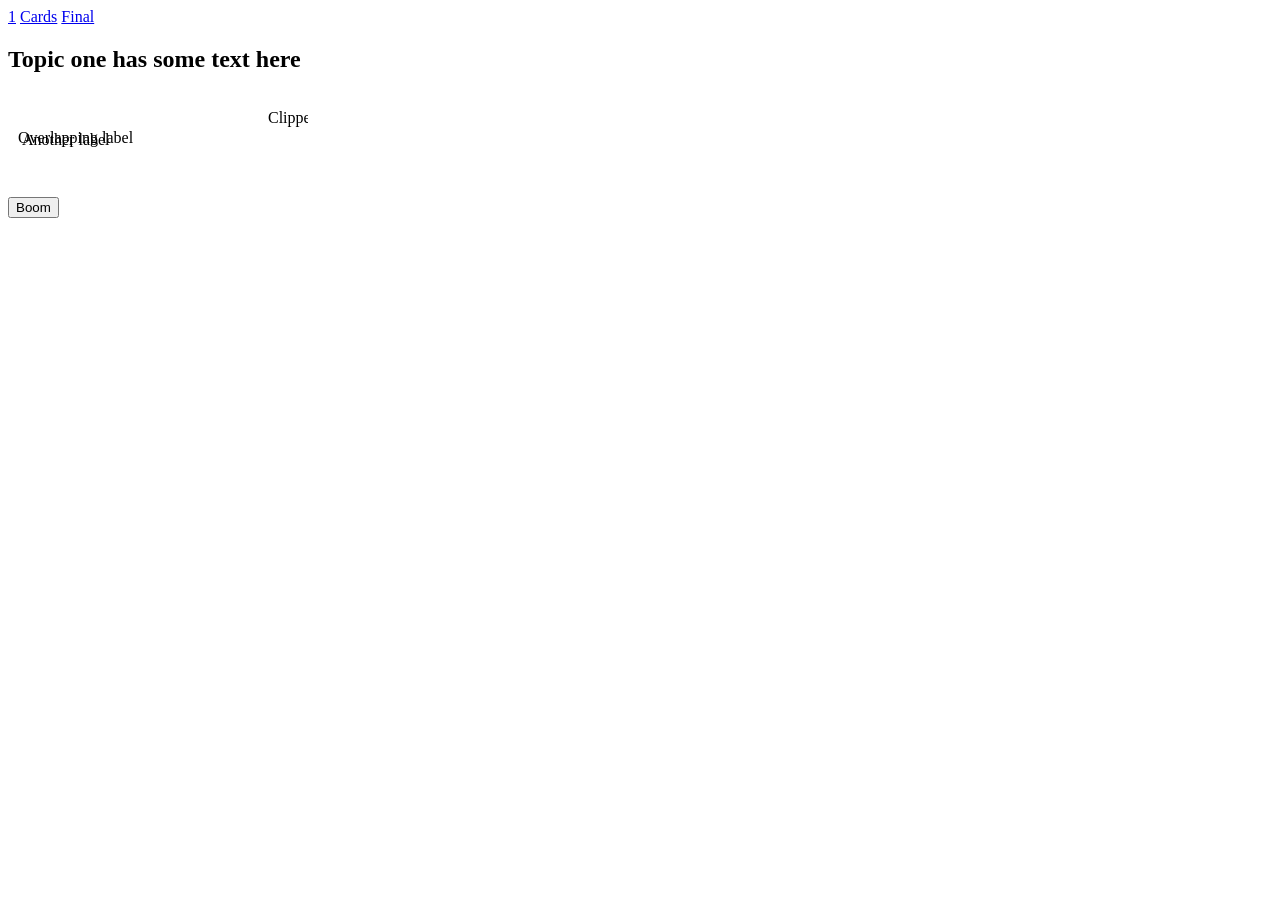
<file: tests/bad/index.html>
<!DOCTYPE html>
<html lang="en"><head><meta charset="utf-8"><meta name="viewport" content="width=device-width,initial-scale=1"><title>Test Lab</title>
<style>.wide{width:900px;height:20px;background:#ccc}</style></head>
<body>
<nav><a href="#topic-1">1</a> <a href="#flashcards">Cards</a> <a href="#final">Final</a></nav>
<section class="view" id="topic-1"><h2>Topic one has some text here</h2>
<svg viewBox="0 0 300 100" width="300" height="100"><text x="10" y="50" font-size="16">Overlapping label</text><text x="14" y="52" font-size="16">Another label</text><text x="260" y="30" font-size="16">Clipped label text</text></svg>
<div id="q1"></div><button id="boom">Boom</button></section>
<section class="view" id="flashcards" hidden><h2>Flashcards view with enough text</h2><div class="wide"></div><button>Flip</button></section>
<section class="view" id="final" hidden></section>
<script type="application/json" id="lab-data">
{"title":"Test","sources":[{"id":"","name":"test.pdf","pages":10,"skip":[1]}],
 "topics":[{"key":"t1","title":"One"},{"key":"t2","title":"Two"}],
 "quiz":{"t1":[["What is a <div> element?",["A box","A box","Inline","None of the above"],1,"Because.","3"],
               ["Index out of range?",["a","b"],5,"x","4"],
               ["Long correct?",["Short","Tiny","This correct option is very much longer than every other one"],2,"y","22"],
               ["Bad ref?",["a","b","c"],0,"z","p5"]]},
 "cards":[["t1","Throughput","Jobs finished per unit time.","5"],["t1","Throughput","dup","5"],["t3","Orphan topic?","x","5"],
          ["t2","Why is the back long?","Lorem ipsum dolor sit amet, consectetur adipiscing elit, sed do eiusmod tempor incididunt ut labore et dolore magna aliqua. Ut enim ad minim veniam, quis nostrud exercitation ullamco laboris nisi ut aliquip ex ea commodo consequat.","6"]],
 "written":{"t2":[["Explain X.",["only one point"],"model","6"]]},
 "games":[{"id":"g1","choices":["A","B"],"items":[["item","C"]]}],
 "reveal":{"r1":[["Is it?","maybe","ans","7"]]}}
</script>
<script id="lab-gen">var GEN={t2:[{title:"good",ref:"6",make:function(r){var a=r.int(1,9);return{q:"2x"+a+"?",ans:2*a,tol:0,steps:["2*"+a]}}},{title:"bad",ref:"6",make:function(r){var a=r.int(0,3);return{q:"1/"+a,ans:1/(a-a),steps:["x"]}}}]};</script>
<script>{
function route(){var h=location.hash.slice(1)||'topic-1';document.querySelectorAll('section.view').forEach(function(s){s.hidden=s.id!==h})}
addEventListener('hashchange',route);route();
document.getElementById('boom').addEventListener('click',function(){undefinedFunctionCall()});
}</script>
</body></html>
</file>
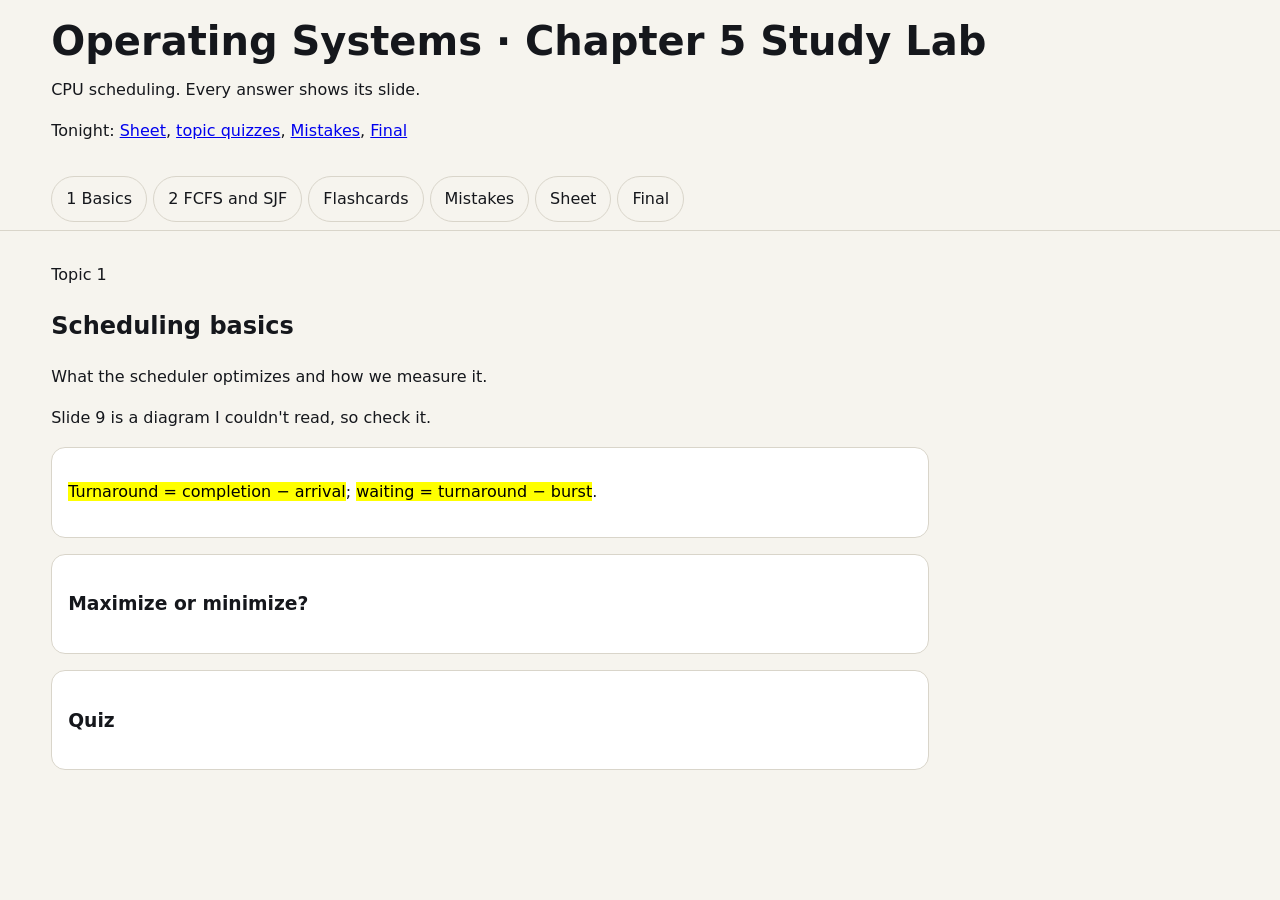
<file: tests/sample/lab.html>
<!DOCTYPE html>
<html lang="en"><head><meta charset="utf-8"><meta name="viewport" content="width=device-width,initial-scale=1">
<title>OS Ch5 Study Lab</title>
<style>:root{color-scheme:light dark;--bg:light-dark(#f6f4ee,#13161b);--surface:light-dark(#fff,#1c2027);--ink:light-dark(#15171c,#ebe8e1);--muted:light-dark(#5b5f67,#a2a6ad);--line:light-dark(#d9d5ca,#323743);--accent:light-dark(#1d5bcc,#7ea9ff);--hl:light-dark(#fff0a0,#5a4a00);--good-strong:#12704a;--bad-strong:#b3342d;--warn-strong:#8a5d00}
:root[data-theme=light]{color-scheme:light}:root[data-theme=dark]{color-scheme:dark}
*{box-sizing:border-box;min-width:0}body{margin:0;background:var(--bg);color:var(--ink);font:16px/1.55 system-ui,sans-serif;overflow-x:clip}
header{padding:20px max(4vw,16px) 8px}h1{font-size:clamp(26px,5vw,40px);line-height:1.05;margin:0}
nav{position:sticky;top:0;z-index:2;display:flex;gap:6px;overflow-x:auto;padding:8px max(4vw,16px);background:var(--bg);border-bottom:1px solid var(--line)}
nav a{flex:none;padding:10px 14px;border:1px solid var(--line);border-radius:99px;color:var(--ink);text-decoration:none}
main{padding:16px max(4vw,16px) 48px;max-width:980px}.plate{background:var(--surface);border:1px solid var(--line);border-radius:14px;padding:16px;margin:16px 0}.fig{overflow-x:auto}
/*ENGINE_CSS*/</style></head><body>
<header><h1>Operating Systems · Chapter 5 Study Lab</h1><p class="muted">CPU scheduling. Every answer shows its slide.</p><p>Tonight: <a href="#sheet">Sheet</a>, <a href="#topic-1">topic quizzes</a>, <a href="#mistakes">Mistakes</a>, <a href="#final">Final</a></p><div id="pips"></div></header>
<nav><a href="#topic-1">1 Basics</a><a href="#topic-2">2 FCFS and SJF</a><a href="#cards">Flashcards</a><a href="#mistakes">Mistakes</a><a href="#sheet">Sheet</a><a href="#final">Final</a></nav>
<main>
<section class="view" id="topic-1"><p class="tag">Topic 1</p><h2>Scheduling basics</h2><p>What the scheduler optimizes and how we measure it.</p><p class="flag">Slide 9 is a diagram I couldn't read, so check it.</p>
 <div class="plate"><p><mark>Turnaround = completion − arrival</mark>; <mark>waiting = turnaround − burst</mark>.</p><div data-reveal="r1"></div></div>
 <div class="plate"><h3>Maximize or minimize?</h3><div data-game="g1"></div></div>
 <div class="plate"><h3>Quiz</h3><div data-quiz="t1"></div></div>
</section>
<section class="view" id="topic-2" hidden><p class="tag">Topic 2</p><h2>FCFS and SJF</h2><p>Arrival order versus shortest burst.</p>
 <figure class="plate fig" data-steps><ol class="caps" hidden><li>P1 (24 ms) runs first.</li><li>P2 waits 24 ms, then runs 3 ms.</li><li>P3 waits 27 ms. It's 17 ms on average.</li></ol>
  <svg viewBox="0 0 600 120" width="600" height="120" role="img" aria-label="FCFS Gantt chart">
   <g data-from="1"><rect x="20" y="30" width="400" height="40" fill="#1f5fd1"/><text x="220" y="56" fill="#fff" text-anchor="middle" font-size="16">P1</text></g>
   <g data-from="2"><rect x="420" y="30" width="60" height="40" fill="#12704a"/><text x="450" y="56" fill="#fff" text-anchor="middle" font-size="16">P2</text></g>
   <g data-from="3"><rect x="480" y="30" width="60" height="40" fill="#8a5d00"/><text x="510" y="56" fill="#fff" text-anchor="middle" font-size="16">P3</text></g>
   <g fill="currentColor" font-size="13"><text x="20" y="92">0</text><text x="412" y="92">24</text><text x="474" y="92">27</text><text x="532" y="92">30</text></g>
  </svg></figure>
 <div class="plate"><h3>Practice</h3><div data-gen="t2"></div></div>
 <div class="plate"><h3>Written</h3><div data-written="t2"></div></div>
 <div class="plate"><h3>Quiz</h3><div data-quiz="t2"></div></div>
</section>
<section class="view" id="cards" hidden><h2>Flashcards</h2><div id="deck"></div></section>
<section class="view" id="mistakes" hidden><h2>Mistakes</h2><div data-quiz="mistakes"></div></section>
<section class="view" id="sheet" hidden><h2>Sheet</h2><div id="sheetbox"></div></section>
<section class="view" id="final" hidden><h2>Final challenge</h2><div data-quiz="final"></div></section>
</main>
<script type="application/json" id="lab-data">{
 "title": "Operating Systems · Chapter 5 Study Lab",
 "sources": [
  {
   "id": "",
   "name": "OS_Ch5_CPU_Scheduling.pdf",
   "pages": 20,
   "skip": [
    1,
    20
   ]
  }
 ],
 "topics": [
  {
   "key": "t1",
   "title": "Scheduling basics"
  },
  {
   "key": "t2",
   "title": "FCFS and SJF"
  }
 ],
 "quiz": {
  "t1": [
   [
    "Which component gives the CPU to the process the short-term scheduler picked?",
    [
     "Dispatcher",
     "Long-term scheduler",
     "Interrupt handler",
     "Medium-term scheduler"
    ],
    0,
    "The dispatcher does the switch; the short-term scheduler only chooses.",
    "4"
   ],
   [
    "Turnaround time is measured from…",
    [
     "arrival to completion",
     "arrival to first response",
     "first response to completion",
     "dispatch to completion"
    ],
    0,
    "Turnaround = completion − arrival. Arrival to first response is <b>response time</b>.",
    "6"
   ],
   [
    "Waiting time equals…",
    [
     "turnaround − burst",
     "completion − burst − turnaround",
     "response − arrival",
     "burst − arrival"
    ],
    0,
    "Waiting time is the time spent in the ready queue: turnaround minus burst.",
    "6-7"
   ],
   [
    "Throughput counts…",
    [
     "processes completed per time unit",
     "time from arrival to completion",
     "percentage of time the CPU is busy",
     "time until the first response"
    ],
    0,
    "Throughput is jobs per unit time; the CPU-busy percentage is utilization.",
    "5"
   ],
   [
    "Preemptive scheduling can take the CPU away from a running process.",
    [
     "True",
     "False"
    ],
    0,
    "Preemptive = the OS can interrupt a running process.",
    "8"
   ],
   [
    "Which criterion should be <b>minimized</b>?",
    [
     "Waiting time",
     "Throughput",
     "CPU utilization",
     "Number of completed jobs"
    ],
    0,
    "Maximize utilization and throughput; minimize turnaround, waiting and response time.",
    "5"
   ]
  ],
  "t2": [
   [
    "FCFS is…",
    [
     "non-preemptive",
     "preemptive",
     "preemptive only with priorities",
     "the same as round robin"
    ],
    0,
    "FCFS keeps the CPU until the burst ends.",
    "10"
   ],
   [
    "Short processes stuck behind one long process is called…",
    [
     "the convoy effect",
     "starvation",
     "aging",
     "thrashing"
    ],
    0,
    "Convoy effect is the FCFS problem; starvation belongs to priority scheduling.",
    "11"
   ],
   [
    "Preemptive SJF is also called…",
    [
     "shortest-remaining-time-first",
     "round robin",
     "priority with aging",
     "multilevel queue"
    ],
    0,
    "SRTF preempts when a new process has a shorter remaining time.",
    "15"
   ],
   [
    "Why is SJF hard to use exactly?",
    [
     "The next CPU burst length is not known in advance",
     "It needs a time quantum",
     "It always causes the convoy effect",
     "It cannot run on one CPU"
    ],
    0,
    "SJF needs the next burst length, so it is estimated, for example with exponential averaging.",
    "16"
   ],
   [
    "For processes that all arrive at time 0, which gives the minimum average waiting time?",
    [
     "SJF",
     "FCFS",
     "Round robin",
     "LIFO"
    ],
    0,
    "SJF is optimal for average waiting time for a given set of processes.",
    "14"
   ],
   [
    "Bursts 24, 3, 3 arrive at 0 in that order. FCFS average waiting time?",
    [
     "17",
     "3",
     "13",
     "27"
    ],
    0,
    "Waits are 0, 24 and 27, so the average is 51 / 3 = 17.",
    "12"
   ]
  ]
 },
 "written": {
  "t2": [
   [
    "Compare FCFS and SJF.",
    [
     "FCFS runs processes in arrival order; SJF runs the shortest next burst first",
     "FCFS is non-preemptive; SJF can be either (preemptive SJF = SRTF)",
     "SJF gives the minimum average waiting time; FCFS suffers the convoy effect",
     "SJF needs the next burst length, which must be estimated"
    ],
    "FCFS serves processes in arrival order without preemption, so short jobs can wait behind a long one (the convoy effect). SJF picks the shortest next CPU burst, which minimizes average waiting time, but the burst length must be estimated; its preemptive form is SRTF.",
    "10-16"
   ]
  ]
 },
 "cards": [
  [
   "t1",
   "What does the dispatcher do?",
   "Gives the CPU to the process the short-term scheduler chose.",
   "4"
  ],
  [
   "t1",
   "What is dispatch latency?",
   "The time the dispatcher takes to stop one process and start another.",
   "4"
  ],
  [
   "t1",
   "Define turnaround time.",
   "Completion time − arrival time.",
   "6"
  ],
  [
   "t1",
   "What is response time?",
   "Time from arrival until the first response.",
   "7"
  ],
  [
   "t1",
   "Which scheduling criteria are maximized?",
   "CPU utilization and throughput.",
   "5"
  ],
  [
   "t1",
   "When can non-preemptive scheduling switch processes?",
   "Only when the running process blocks or terminates.",
   "8"
  ],
  [
   "t1",
   "What runs a CPU burst followed by an I/O burst?",
   "Every process: execution alternates between CPU bursts and I/O bursts.",
   "3"
  ],
  [
   "t1",
   "What happens in the ready queue?",
   "Processes wait there for the CPU.",
   "2"
  ],
  [
   "t1",
   "Who picks the next process from the ready queue?",
   "The short-term (CPU) scheduler.",
   "9"
  ],
  [
   "t2",
   "What is the convoy effect?",
   "Short processes waiting behind one long process under FCFS.",
   "11"
  ],
  [
   "t2",
   "What is SRTF?",
   "Preemptive SJF: shortest remaining time first.",
   "15"
  ],
  [
   "t2",
   "How is the next CPU burst predicted?",
   "Exponential averaging of the previous bursts.",
   "17"
  ],
  [
   "t2",
   "What does τ(n+1) = α·t(n) + (1 − α)·τ(n) compute?",
   "The predicted next burst; α weighs the latest burst against the history.",
   "18"
  ],
  [
   "t2",
   "What does α = 0 mean in exponential averaging?",
   "Recent history counts for nothing; the prediction never changes.",
   "19"
  ],
  [
   "t2",
   "Order of service in FCFS?",
   "Arrival order.",
   "10"
  ],
  [
   "t2",
   "Is SJF optimal for average waiting time?",
   "Yes, for a given set of processes.",
   "14"
  ],
  [
   "t2",
   "FCFS waits for bursts 24, 3, 3 in that order?",
   "0, 24 and 27 (average 17).",
   "12"
  ],
  [
   "t2",
   "Same bursts served as 3, 3, 24?",
   "Waits 0, 3 and 6 (average 3).",
   "13"
  ]
 ],
 "games": [
  {
   "id": "g1",
   "topic": "t1",
   "choices": [
    "Maximize",
    "Minimize"
   ],
   "items": [
    [
     "CPU utilization",
     "Maximize"
    ],
    [
     "Throughput",
     "Maximize"
    ],
    [
     "Turnaround time",
     "Minimize"
    ],
    [
     "Waiting time",
     "Minimize"
    ],
    [
     "Response time",
     "Minimize",
     "Matters most for interactive systems."
    ]
   ]
  }
 ],
 "reveal": {
  "r1": [
   [
    "Can a non-preemptive scheduler switch when a process does I/O?",
    "y",
    "Yes: the process blocks, so the scheduler picks another.",
    "8"
   ],
   [
    "Does FCFS starve long jobs?",
    "n",
    "No: every job runs in arrival order. FCFS hurts short jobs (convoy effect).",
    "11"
   ]
  ]
 },
 "traps": {
  "t1": [
   "Throughput (jobs per unit time) vs turnaround (time for one job).",
   "Response time ends at the <b>first</b> response, not at completion."
  ],
  "t2": [
   "Convoy effect = FCFS. Starvation = priority and SJF."
  ]
 },
 "finalSize": 10
}</script>
<script id="lab-gen">var GEN = {
  t2: [{
    title: "FCFS average waiting time", ref: "12",
    make: function (r) {
      var n = r.int(3, 4), b = [], w = [], t = 0;
      for (var i = 0; i < n; i++) b.push(r.int(2, 12));
      for (var i = 0; i < n; i++) { w.push(t); t += b[i]; }
      var sum = w.reduce(function (a, x) { return a + x; }, 0), avg = Math.round(sum / n * 100) / 100;
      return {
        q: "P1–P" + n + " arrive at time 0 in order with bursts " + b.join(", ") + " ms. FCFS average waiting time?",
        ans: avg, tol: 0.01, unit: "ms",
        steps: ["Each process waits for the bursts before it: " + w.map(function (x, i) { return "P" + (i + 1) + " = " + x; }).join(", "),
                "Average = (" + w.join(" + ") + ") / " + n + " = " + avg + " ms"]
      };
    }
  }]
};</script>
<script>/*ENGINE*/</script>
</body></html>
</file>
